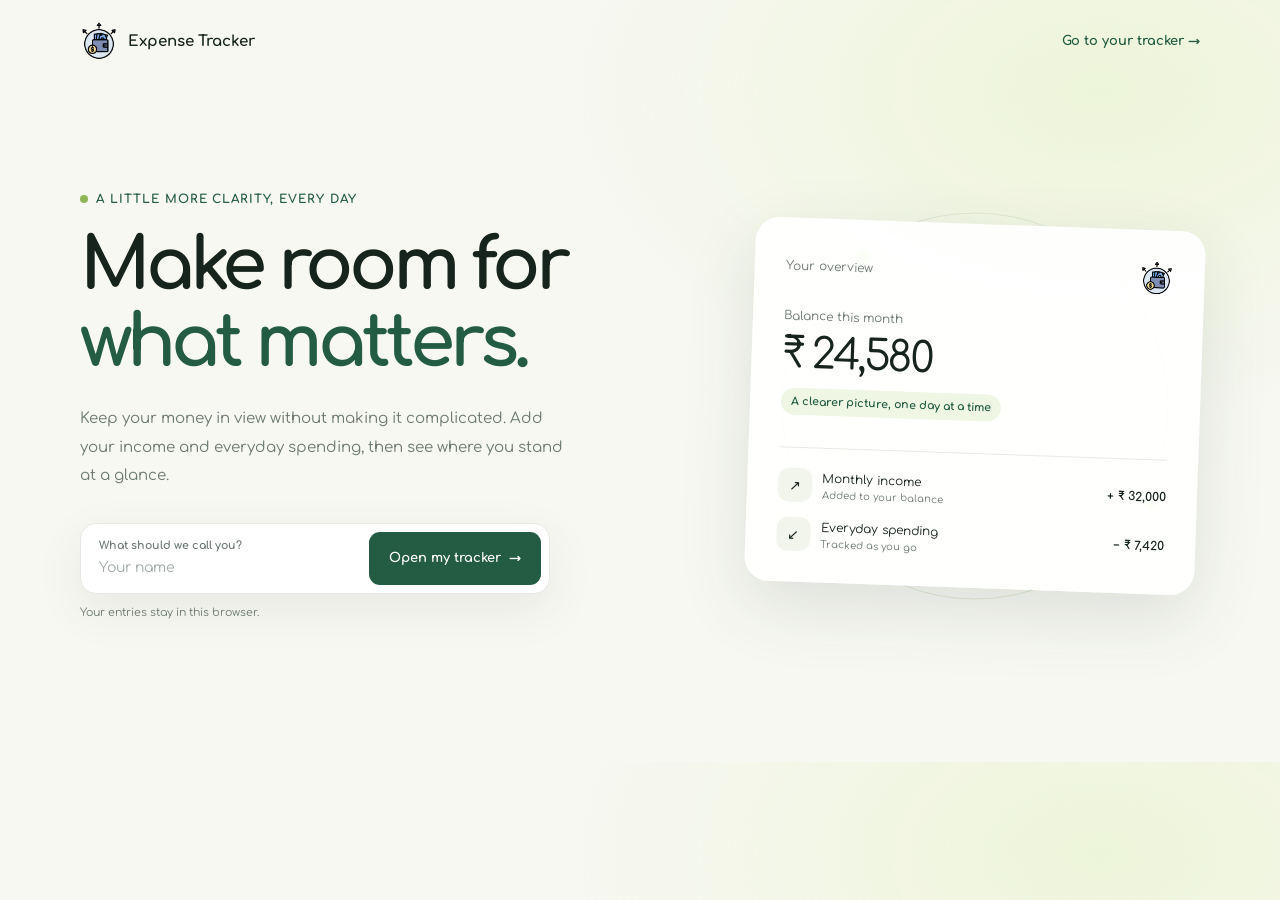
<file: index.html>
<!doctype html>
<html lang="en">
  <head>
    <meta charset="utf-8" />
    <meta name="viewport" content="width=device-width, initial-scale=1" />
    <meta http-equiv="refresh" content="0; url=./Home.html" />
    <link rel="canonical" href="./Home.html" />
    <title>Expense Tracker</title>
  </head>
  <body>
    <p>Opening Expense Tracker… <a href="./Home.html">Continue to the app</a></p>
  </body>
</html>
</file>
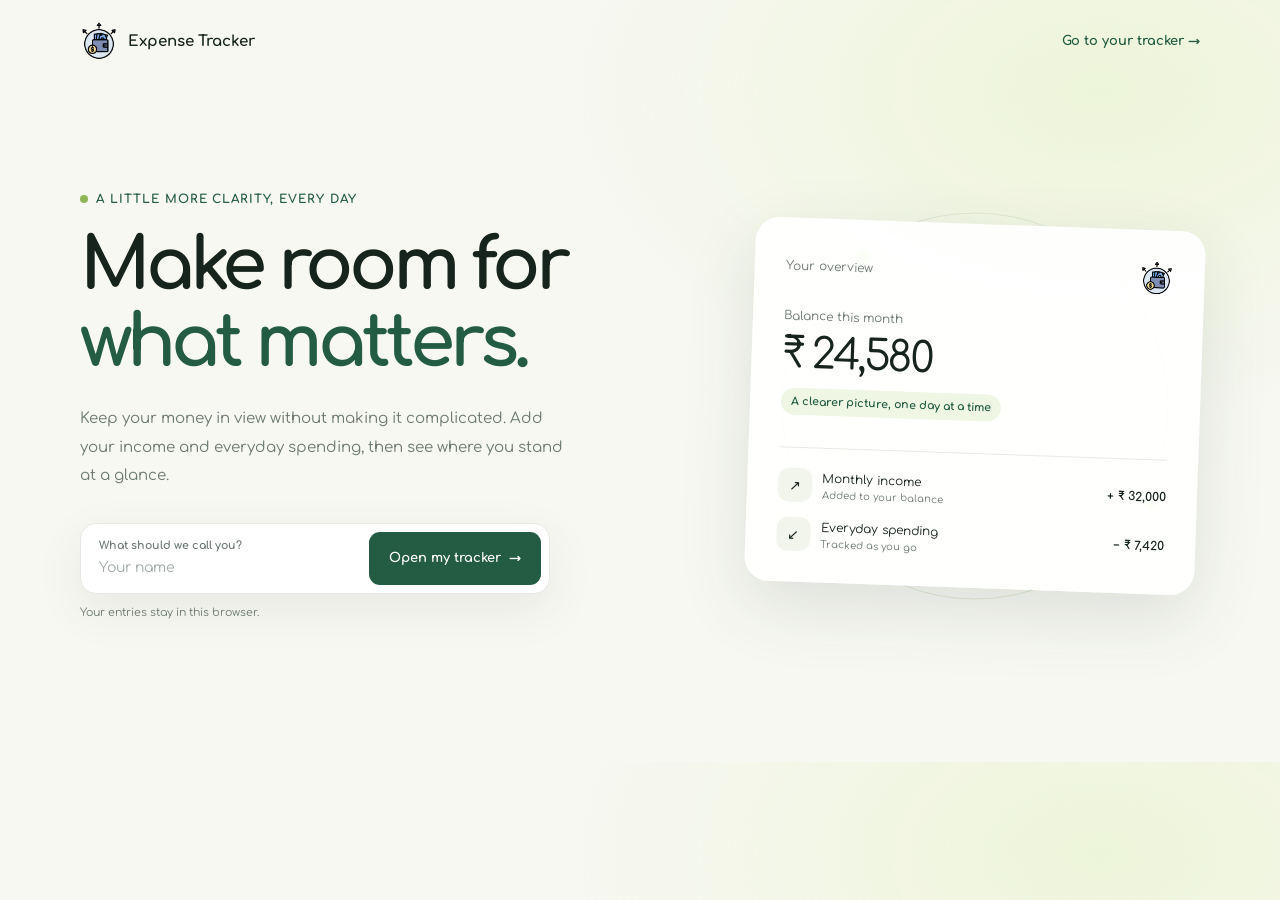
<file: Home.html>
<!doctype html>
<html lang="en">
  <head>
    <meta charset="utf-8" />
    <meta name="viewport" content="width=device-width, initial-scale=1" />
    <meta
      name="description"
      content="A calm, simple place to keep track of your income, expenses, and balance."
    />
    <meta name="theme-color" content="#f7f8f2" />
    <title>Expense Tracker — money, made clearer</title>
    <link rel="preconnect" href="https://fonts.googleapis.com" />
    <link rel="preconnect" href="https://fonts.gstatic.com" crossorigin />
    <link
      href="https://fonts.googleapis.com/css2?family=Comfortaa:wght@300..700&display=swap"
      rel="stylesheet"
    />
    <link rel="stylesheet" href="./Home.css" />
  </head>
  <body>
    <header class="site-header">
      <a class="brand" href="./index.html" aria-label="Expense Tracker home">
        <img src="./logo.png" alt="" />
        <span>Expense Tracker</span>
      </a>
      <a class="header-link" href="./Tracker.html">Go to your tracker <span aria-hidden="true">→</span></a>
    </header>

    <main class="hero">
      <section aria-labelledby="hero-title">
        <p class="eyebrow">A little more clarity, every day</p>
        <h1 id="hero-title">Make room for <span>what matters.</span></h1>
        <p class="hero-copy">
          Keep your money in view without making it complicated. Add your income
          and everyday spending, then see where you stand at a glance.
        </p>

        <form class="welcome-form" id="welcome-form">
          <div class="name-field">
            <label for="name">What should we call you?</label>
            <input
              id="name"
              name="name"
              type="text"
              placeholder="Your name"
              autocomplete="given-name"
              maxlength="60"
              required
            />
          </div>
          <button type="submit">Open my tracker <span aria-hidden="true">→</span></button>
        </form>
        <p class="form-note" id="form-note" aria-live="polite">
          Your entries stay in this browser.
        </p>
      </section>

      <aside class="preview" aria-label="Expense tracker preview">
        <div class="preview-orbit" aria-hidden="true"></div>
        <div class="preview-card">
          <div class="preview-top">
            <span>Your overview</span>
            <img src="./logo.png" alt="" />
          </div>
          <p class="preview-balance-label">Balance this month</p>
          <p class="preview-balance">₹ 24,580</p>
          <span class="preview-change">A clearer picture, one day at a time</span>
          <hr class="preview-divider" />
          <div class="preview-transactions">
            <div class="preview-row">
              <div class="preview-row-label">
                <span class="preview-icon" aria-hidden="true">↗</span>
                <span>Monthly income<small>Added to your balance</small></span>
              </div>
              <span class="preview-amount">+ ₹ 32,000</span>
            </div>
            <div class="preview-row">
              <div class="preview-row-label">
                <span class="preview-icon" aria-hidden="true">↙</span>
                <span>Everyday spending<small>Tracked as you go</small></span>
              </div>
              <span class="preview-amount">− ₹ 7,420</span>
            </div>
          </div>
        </div>
      </aside>
    </main>

    <script>
      const welcomeForm = document.getElementById("welcome-form");
      const nameInput = document.getElementById("name");
      const formNote = document.getElementById("form-note");

      welcomeForm.addEventListener("submit", (event) => {
        event.preventDefault();
        const name = nameInput.value.trim();

        if (!name) {
          nameInput.setCustomValidity("Please enter your name.");
          nameInput.reportValidity();
          return;
        }

        nameInput.setCustomValidity("");
        try {
          localStorage.setItem("expense-tracker-name", name);
          window.location.href = "./Tracker.html";
        } catch {
          formNote.textContent =
            "Your browser couldn't save your name. You can still open the tracker.";
          window.location.href = "./Tracker.html";
        }
      });

      nameInput.addEventListener("input", () => nameInput.setCustomValidity(""));
    </script>
  </body>
</html>
</file>
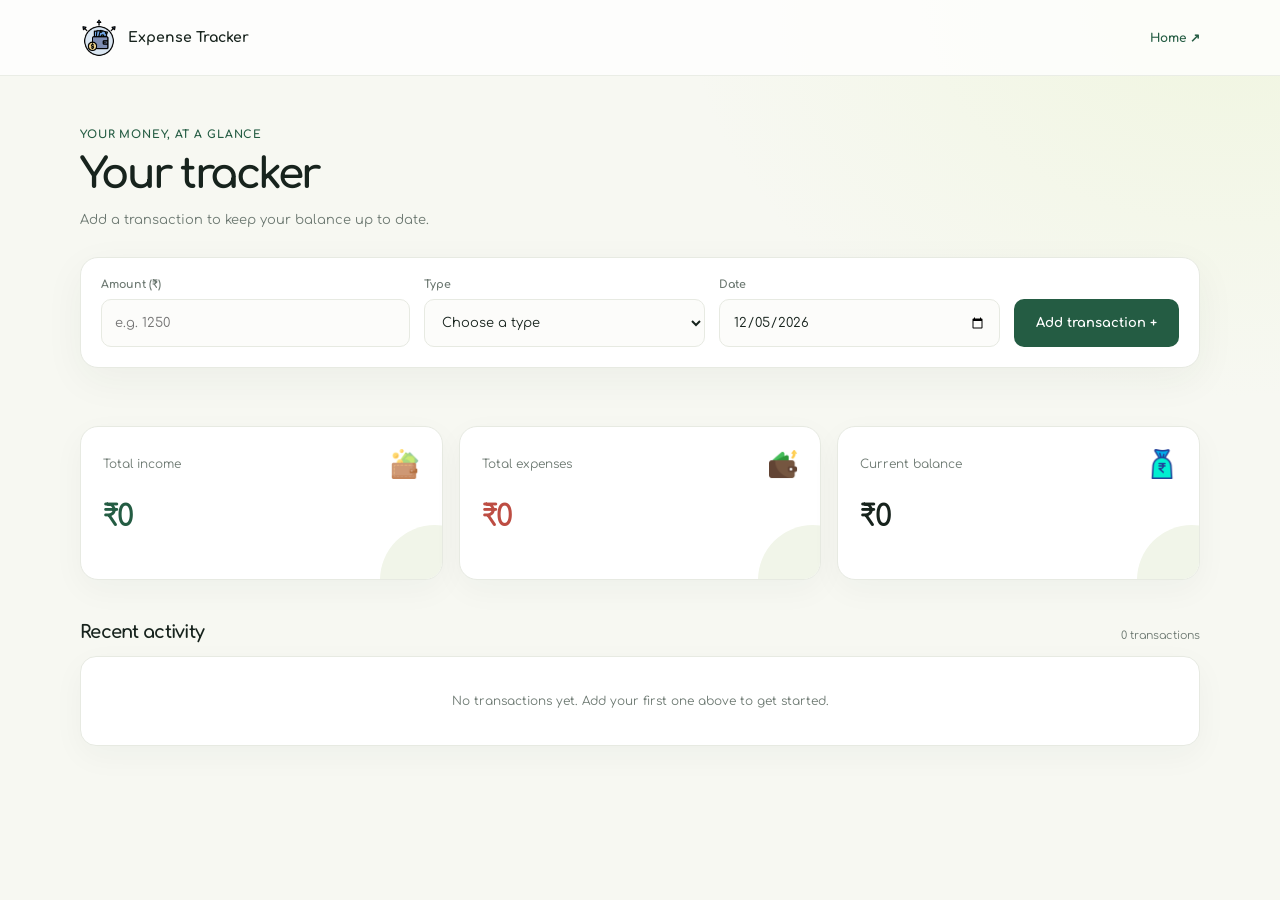
<file: Tracker.html>
<!doctype html>
<html lang="en">
  <head>
    <meta charset="utf-8" />
    <meta name="viewport" content="width=device-width, initial-scale=1" />
    <meta
      name="description"
      content="Track your income and spending, and see your balance at a glance."
    />
    <meta name="theme-color" content="#f7f8f2" />
    <title>Your tracker — Expense Tracker</title>
    <link rel="preconnect" href="https://fonts.googleapis.com" />
    <link rel="preconnect" href="https://fonts.gstatic.com" crossorigin />
    <link
      href="https://fonts.googleapis.com/css2?family=Comfortaa:wght@300..700&display=swap"
      rel="stylesheet"
    />
    <link rel="stylesheet" href="./Tracker.css" />
  </head>
  <body>
    <header class="site-header">
      <a class="brand" href="./index.html" aria-label="Expense Tracker home">
        <img src="./logo.png" alt="" />
        <span>Expense Tracker</span>
      </a>
      <div class="header-actions">
        <span class="greeting" id="greeting"></span>
        <a class="home-link" href="./index.html">Home <span aria-hidden="true">↗</span></a>
      </div>
    </header>

    <main class="app-shell">
      <section class="page-intro" aria-labelledby="page-title">
        <p class="eyebrow">Your money, at a glance</p>
        <h1 id="page-title">Your tracker</h1>
        <p>Add a transaction to keep your balance up to date.</p>
      </section>

      <form class="transaction-form" id="transaction-form">
        <div class="field">
          <label for="amount">Amount (₹)</label>
          <input
            id="amount"
            name="amount"
            type="number"
            min="0.01"
            step="0.01"
            inputmode="decimal"
            placeholder="e.g. 1250"
            required
          />
        </div>
        <div class="field">
          <label for="transaction-type">Type</label>
          <select id="transaction-type" name="type" required>
            <option value="" selected disabled>Choose a type</option>
            <option value="income">Income</option>
            <option value="expense">Expense</option>
          </select>
        </div>
        <div class="field">
          <label for="transaction-date">Date</label>
          <input id="transaction-date" name="date" type="date" required />
        </div>
        <button class="add-button" type="submit">Add transaction <span aria-hidden="true">+</span></button>
      </form>
      <p class="status-message" id="status-message" role="status" aria-live="polite"></p>

      <section class="summary-grid" aria-label="Transaction summary">
        <article class="summary-card" data-type="income">
          <div class="summary-label">
            <span>Total income</span>
            <img src="./wallet.png" alt="" />
          </div>
          <p class="summary-amount" id="total-income">₹0</p>
        </article>
        <article class="summary-card" data-type="expense">
          <div class="summary-label">
            <span>Total expenses</span>
            <img src="./expenses.png" alt="" />
          </div>
          <p class="summary-amount" id="total-expense">₹0</p>
        </article>
        <article class="summary-card" data-type="balance">
          <div class="summary-label">
            <span>Current balance</span>
            <img src="./money-bag.png" alt="" />
          </div>
          <p class="summary-amount" id="balance">₹0</p>
        </article>
      </section>

      <section class="activity-section" aria-labelledby="activity-title">
        <div class="activity-heading">
          <h2 id="activity-title">Recent activity</h2>
          <p id="transaction-count">0 transactions</p>
        </div>
        <div class="table-card">
          <div class="empty-state" id="empty-state">
            <p>No transactions yet. Add your first one above to get started.</p>
          </div>
          <div class="table-scroll" id="table-scroll" hidden>
            <table class="transaction-table">
              <thead>
                <tr>
                  <th scope="col">Amount</th>
                  <th scope="col">Type</th>
                  <th scope="col">Date</th>
                  <th scope="col">Actions</th>
                </tr>
              </thead>
              <tbody id="transaction-list"></tbody>
            </table>
          </div>
        </div>
      </section>
    </main>

    <script>
      const storageKey = "expense-tracker-transactions";
      const form = document.getElementById("transaction-form");
      const amountInput = document.getElementById("amount");
      const typeInput = document.getElementById("transaction-type");
      const dateInput = document.getElementById("transaction-date");
      const statusMessage = document.getElementById("status-message");
      const transactionList = document.getElementById("transaction-list");
      const tableScroll = document.getElementById("table-scroll");
      const emptyState = document.getElementById("empty-state");
      const currency = new Intl.NumberFormat("en-IN", {
        style: "currency",
        currency: "INR",
        minimumFractionDigits: 0,
        maximumFractionDigits: 2,
      });

      const now = new Date();
      dateInput.value = [
        now.getFullYear(),
        String(now.getMonth() + 1).padStart(2, "0"),
        String(now.getDate()).padStart(2, "0"),
      ].join("-");

      try {
        const savedName = localStorage.getItem("expense-tracker-name");
        if (savedName) {
          document.getElementById("greeting").textContent = `Welcome, ${savedName}`;
        }
      } catch {
        statusMessage.textContent = "Your browser couldn't read the saved name.";
        statusMessage.dataset.kind = "error";
      }

      let transactions = [];
      let storageReady = true;

      function isTransaction(value) {
        return (
          value &&
          typeof value.id === "string" &&
          Number.isFinite(value.amount) &&
          value.amount > 0 &&
          (value.type === "income" || value.type === "expense") &&
          /^\d{4}-\d{2}-\d{2}$/.test(value.date)
        );
      }

      try {
        const savedTransactions = localStorage.getItem(storageKey);
        const parsedTransactions = savedTransactions ? JSON.parse(savedTransactions) : [];
        if (!Array.isArray(parsedTransactions) || !parsedTransactions.every(isTransaction)) {
          throw new Error("Saved transactions are not in the expected format.");
        }
        transactions = parsedTransactions;
      } catch {
        storageReady = false;
        statusMessage.textContent =
          "Saved transactions couldn't be read. Your browser data was left untouched. Refresh or clear this site's data before adding more.";
        statusMessage.dataset.kind = "error";
      }

      function saveTransactions(nextTransactions) {
        try {
          localStorage.setItem(storageKey, JSON.stringify(nextTransactions));
          return true;
        } catch {
          statusMessage.textContent =
            "Your browser couldn't save this change. Check your browser storage and try again.";
          statusMessage.dataset.kind = "error";
          return false;
        }
      }

      function formatDate(value) {
        const [year, month, day] = value.split("-").map(Number);
        return new Date(year, month - 1, day).toLocaleDateString("en-IN", {
          day: "numeric",
          month: "short",
          year: "numeric",
        });
      }

      function updateSummary() {
        const income = transactions.reduce(
          (total, transaction) =>
            transaction.type === "income" ? total + transaction.amount : total,
          0,
        );
        const expenses = transactions.reduce(
          (total, transaction) =>
            transaction.type === "expense" ? total + transaction.amount : total,
          0,
        );

        document.getElementById("total-income").textContent = currency.format(income);
        document.getElementById("total-expense").textContent = currency.format(expenses);
        document.getElementById("balance").textContent = currency.format(income - expenses);
        document.getElementById("transaction-count").textContent =
          `${transactions.length} ${transactions.length === 1 ? "transaction" : "transactions"}`;
      }

      function createTransactionRow(transaction) {
        const row = document.createElement("tr");
        const amountCell = document.createElement("td");
        const typeCell = document.createElement("td");
        const dateCell = document.createElement("td");
        const actionCell = document.createElement("td");
        const typeLabel = document.createElement("span");
        const deleteButton = document.createElement("button");

        amountCell.textContent = currency.format(transaction.amount);
        typeLabel.className = "transaction-kind";
        typeLabel.dataset.type = transaction.type;
        typeLabel.textContent = transaction.type;
        typeCell.appendChild(typeLabel);
        dateCell.textContent = formatDate(transaction.date);
        deleteButton.className = "delete-button";
        deleteButton.type = "button";
        deleteButton.setAttribute("aria-label", `Delete ${transaction.type} transaction`);
        deleteButton.textContent = "×";
        deleteButton.addEventListener("click", () => {
          const nextTransactions = transactions.filter((item) => item.id !== transaction.id);
          if (saveTransactions(nextTransactions)) {
            transactions = nextTransactions;
            renderTransactions();
            statusMessage.textContent = "Transaction deleted.";
            delete statusMessage.dataset.kind;
          }
        });
        actionCell.appendChild(deleteButton);
        row.append(amountCell, typeCell, dateCell, actionCell);
        return row;
      }

      function renderTransactions() {
        transactionList.replaceChildren(...transactions.map(createTransactionRow));
        emptyState.hidden = transactions.length > 0;
        tableScroll.hidden = transactions.length === 0;
        updateSummary();
      }

      form.addEventListener("submit", (event) => {
        event.preventDefault();
        if (!storageReady) {
          statusMessage.textContent =
            "Adding transactions is disabled until the saved data can be read safely.";
          statusMessage.dataset.kind = "error";
          return;
        }

        const amount = Number(amountInput.value);
        if (!Number.isFinite(amount) || amount <= 0) {
          amountInput.setCustomValidity("Enter an amount greater than zero.");
          amountInput.reportValidity();
          return;
        }
        amountInput.setCustomValidity("");

        const transaction = {
          id: window.crypto.randomUUID
            ? window.crypto.randomUUID()
            : `${Date.now()}-${Math.random().toString(36).slice(2)}`,
          amount,
          type: typeInput.value,
          date: dateInput.value,
        };
        if (!isTransaction(transaction)) {
          statusMessage.textContent = "Check the amount, type, and date, then try again.";
          statusMessage.dataset.kind = "error";
          return;
        }

        const nextTransactions = [transaction, ...transactions];
        if (saveTransactions(nextTransactions)) {
          transactions = nextTransactions;
          renderTransactions();
          form.reset();
          dateInput.value = [
            now.getFullYear(),
            String(now.getMonth() + 1).padStart(2, "0"),
            String(now.getDate()).padStart(2, "0"),
          ].join("-");
          statusMessage.textContent = "Transaction added.";
          delete statusMessage.dataset.kind;
          amountInput.focus();
        }
      });

      amountInput.addEventListener("input", () => amountInput.setCustomValidity(""));
      renderTransactions();
    </script>
  </body>
</html>
</file>
<file: Home.css>
:root {
  color-scheme: light;
  --ink: #17231d;
  --muted: #6d7972;
  --green: #245c43;
  --green-dark: #193f2e;
  --lime: #d7ed9f;
  --paper: #f7f8f2;
  --white: #fff;
  --line: #e7eae2;
}

* {
  box-sizing: border-box;
}

body {
  min-width: 320px;
  margin: 0;
  background:
    radial-gradient(ellipse at 86% 12%, rgba(215, 237, 159, 0.3), transparent 34rem),
    var(--paper);
  color: var(--ink);
  font-family: "Comfortaa", sans-serif;
}

a {
  color: inherit;
}

.site-header {
  display: flex;
  width: min(1120px, calc(100% - 48px));
  align-items: center;
  justify-content: space-between;
  margin: 0 auto;
  padding: 22px 0;
}

.brand {
  display: inline-flex;
  align-items: center;
  gap: 10px;
  font-size: 15px;
  font-weight: 700;
  text-decoration: none;
}

.brand img {
  width: 38px;
  height: 38px;
  object-fit: contain;
}

.header-link {
  color: var(--green);
  font-size: 13px;
  font-weight: 700;
  text-decoration: none;
}

.hero {
  display: grid;
  width: min(1120px, calc(100% - 48px));
  min-height: min(680px, calc(100vh - 82px));
  grid-template-columns: minmax(0, 1.05fr) minmax(320px, 0.95fr);
  align-items: center;
  gap: 72px;
  margin: 0 auto;
  padding: 44px 0 76px;
}

.eyebrow {
  display: inline-flex;
  align-items: center;
  gap: 8px;
  margin: 0 0 22px;
  color: var(--green);
  font-size: 12px;
  font-weight: 700;
  letter-spacing: 0.08em;
  text-transform: uppercase;
}

.eyebrow::before {
  width: 8px;
  height: 8px;
  border-radius: 50%;
  background: #8eb755;
  content: "";
}

h1 {
  max-width: 620px;
  margin: 0;
  font-size: clamp(42px, 6vw, 72px);
  font-weight: 700;
  letter-spacing: -0.07em;
  line-height: 1.08;
}

h1 span {
  color: var(--green);
}

.hero-copy {
  max-width: 490px;
  margin: 22px 0 32px;
  color: var(--muted);
  font-size: 15px;
  line-height: 1.9;
}

.welcome-form {
  display: grid;
  max-width: 470px;
  grid-template-columns: minmax(0, 1fr) auto;
  gap: 12px;
  padding: 8px;
  border: 1px solid var(--line);
  border-radius: 16px;
  background: var(--white);
  box-shadow: 0 16px 48px rgba(32, 54, 41, 0.08);
}

.name-field {
  display: grid;
  gap: 5px;
  padding: 7px 10px;
}

.name-field label {
  color: var(--muted);
  font-size: 11px;
  font-weight: 700;
}

.name-field input {
  width: 100%;
  padding: 3px 0;
  border: 0;
  outline: 0;
  background: transparent;
  color: var(--ink);
  font: inherit;
  font-size: 14px;
}

.name-field input::placeholder {
  color: #a0aaa3;
}

.welcome-form button,
.header-link-button {
  display: inline-flex;
  min-height: 48px;
  align-items: center;
  justify-content: center;
  gap: 8px;
  padding: 0 20px;
  border: 0;
  border-radius: 11px;
  background: var(--green);
  color: var(--white);
  cursor: pointer;
  font: inherit;
  font-size: 13px;
  font-weight: 700;
  text-decoration: none;
  transition: background 160ms ease, transform 160ms ease;
}

.welcome-form button:hover,
.header-link-button:hover {
  transform: translateY(-1px);
  background: var(--green-dark);
}

.welcome-form button:focus-visible,
.header-link-button:focus-visible,
.header-link:focus-visible,
.name-field input:focus-visible {
  outline: 3px solid #a7cf70;
  outline-offset: 3px;
}

.form-note {
  min-height: 18px;
  margin: 12px 0 0;
  color: var(--muted);
  font-size: 11px;
}

.preview {
  position: relative;
  width: 100%;
  max-width: 450px;
  justify-self: end;
}

.preview-orbit {
  position: absolute;
  width: 86%;
  aspect-ratio: 1;
  top: 50%;
  left: 50%;
  border: 1px solid #dfe7d2;
  border-radius: 50%;
  transform: translate(-50%, -50%);
}

.preview-orbit::before,
.preview-orbit::after {
  position: absolute;
  border-radius: 50%;
  background: var(--lime);
  content: "";
}

.preview-orbit::before {
  width: 16px;
  height: 16px;
  top: 9%;
  left: 19%;
}

.preview-orbit::after {
  width: 10px;
  height: 10px;
  right: 3%;
  bottom: 23%;
}

.preview-card {
  position: relative;
  z-index: 1;
  padding: 30px;
  border: 1px solid rgba(255, 255, 255, 0.8);
  border-radius: 24px;
  background: rgba(255, 255, 255, 0.92);
  box-shadow: 0 24px 70px rgba(31, 57, 41, 0.12);
  transform: rotate(2deg);
}

.preview-top {
  display: flex;
  align-items: center;
  justify-content: space-between;
  color: var(--muted);
  font-size: 12px;
}

.preview-top img {
  width: 34px;
  height: 34px;
  object-fit: contain;
}

.preview-balance-label {
  margin: 26px 0 8px;
  color: var(--muted);
  font-size: 12px;
}

.preview-balance {
  margin: 0;
  font-size: clamp(30px, 4vw, 42px);
  letter-spacing: -0.06em;
}

.preview-change {
  display: inline-block;
  margin: 10px 0 24px;
  padding: 7px 10px;
  border-radius: 999px;
  background: #eff6e4;
  color: var(--green);
  font-size: 11px;
  font-weight: 700;
}

.preview-divider {
  height: 1px;
  border: 0;
  background: var(--line);
}

.preview-transactions {
  display: grid;
  gap: 15px;
  margin-top: 20px;
}

.preview-row {
  display: flex;
  align-items: center;
  justify-content: space-between;
  gap: 16px;
  font-size: 12px;
}

.preview-row-label {
  display: flex;
  align-items: center;
  gap: 10px;
}

.preview-icon {
  display: grid;
  width: 34px;
  height: 34px;
  place-items: center;
  border-radius: 11px;
  background: #f2f5eb;
  font-size: 14px;
}

.preview-row small {
  display: block;
  margin-top: 4px;
  color: var(--muted);
  font-size: 10px;
}

.preview-amount {
  font-weight: 700;
  white-space: nowrap;
}

@media (max-width: 820px) {
  .hero {
    min-height: auto;
    grid-template-columns: 1fr;
    gap: 54px;
    padding: 66px 0 80px;
  }

  .preview {
    width: min(100%, 450px);
    justify-self: center;
  }
}

@media (max-width: 520px) {
  .site-header,
  .hero {
    width: min(100% - 36px, 1120px);
  }

  .site-header {
    padding: 16px 0;
  }

  .header-link {
    font-size: 11px;
  }

  .hero {
    gap: 46px;
    padding-top: 50px;
  }

  h1 {
    font-size: clamp(39px, 12vw, 56px);
  }

  .hero-copy {
    font-size: 14px;
  }

  .welcome-form {
    grid-template-columns: 1fr;
    gap: 6px;
    padding: 10px;
  }

  .welcome-form button {
    width: 100%;
  }

  .preview-card {
    padding: 24px;
  }
}

@media (prefers-reduced-motion: reduce) {
  *,
  *::before,
  *::after {
    scroll-behavior: auto !important;
    transition-duration: 0.01ms !important;
  }
}
</file>
<file: Tracker.css>
:root {
  color-scheme: light;
  --ink: #17231d;
  --muted: #6d7972;
  --green: #245c43;
  --green-dark: #193f2e;
  --lime: #d7ed9f;
  --paper: #f7f8f2;
  --white: #fff;
  --line: #e7eae2;
  --red: #bd4d43;
}

* {
  box-sizing: border-box;
}

body {
  min-width: 320px;
  min-height: 100vh;
  margin: 0;
  background:
    radial-gradient(ellipse at 96% 0, rgba(215, 237, 159, 0.22), transparent 34rem),
    var(--paper);
  color: var(--ink);
  font-family: "Comfortaa", sans-serif;
}

button,
input,
select {
  font: inherit;
}

.site-header {
  display: flex;
  min-height: 76px;
  align-items: center;
  justify-content: space-between;
  padding: 14px max(24px, calc((100% - 1120px) / 2));
  border-bottom: 1px solid rgba(231, 234, 226, 0.8);
  background: rgba(255, 255, 255, 0.8);
}

.brand {
  display: inline-flex;
  align-items: center;
  gap: 10px;
  color: var(--ink);
  font-size: 14px;
  font-weight: 700;
  text-decoration: none;
}

.brand img {
  width: 38px;
  height: 38px;
  object-fit: contain;
}

.header-actions {
  display: flex;
  align-items: center;
  gap: 18px;
}

.greeting {
  color: var(--muted);
  font-size: 12px;
}

.home-link {
  color: var(--green);
  font-size: 12px;
  font-weight: 700;
  text-decoration: none;
}

.app-shell {
  width: min(1120px, calc(100% - 48px));
  margin: 0 auto;
  padding: 52px 0 80px;
}

.page-intro {
  margin-bottom: 26px;
}

.eyebrow {
  margin: 0 0 10px;
  color: var(--green);
  font-size: 11px;
  font-weight: 700;
  letter-spacing: 0.08em;
  text-transform: uppercase;
}

h1 {
  margin: 0;
  font-size: clamp(30px, 5vw, 42px);
  letter-spacing: -0.06em;
}

.page-intro p:last-child {
  margin: 11px 0 0;
  color: var(--muted);
  font-size: 13px;
  line-height: 1.7;
}

.transaction-form {
  display: grid;
  grid-template-columns: 1.1fr 1fr 1fr auto;
  align-items: end;
  gap: 14px;
  padding: 20px;
  border: 1px solid var(--line);
  border-radius: 18px;
  background: var(--white);
  box-shadow: 0 12px 40px rgba(32, 54, 41, 0.05);
}

.field {
  display: grid;
  min-width: 0;
  gap: 8px;
}

.field label {
  color: var(--muted);
  font-size: 11px;
  font-weight: 700;
}

.field input,
.field select {
  width: 100%;
  min-height: 48px;
  padding: 0 13px;
  border: 1px solid var(--line);
  border-radius: 10px;
  outline: 0;
  background: #fcfcfa;
  color: var(--ink);
  font-size: 13px;
}

.field input:focus,
.field select:focus {
  border-color: #91b878;
  box-shadow: 0 0 0 3px rgba(145, 184, 120, 0.18);
}

.add-button {
  min-height: 48px;
  padding: 0 22px;
  border: 0;
  border-radius: 10px;
  background: var(--green);
  color: var(--white);
  cursor: pointer;
  font-size: 13px;
  font-weight: 700;
  transition: background 160ms ease, transform 160ms ease;
}

.add-button:hover {
  transform: translateY(-1px);
  background: var(--green-dark);
}

.add-button:focus-visible,
.delete-button:focus-visible,
.home-link:focus-visible,
.brand:focus-visible {
  outline: 3px solid #a7cf70;
  outline-offset: 3px;
}

.status-message {
  min-height: 18px;
  margin: 10px 0 0;
  color: var(--muted);
  font-size: 11px;
}

.status-message[data-kind="error"] {
  color: var(--red);
}

.summary-grid {
  display: grid;
  grid-template-columns: repeat(3, minmax(0, 1fr));
  gap: 16px;
  margin-top: 30px;
}

.summary-card {
  position: relative;
  overflow: hidden;
  min-height: 154px;
  padding: 22px;
  border: 1px solid var(--line);
  border-radius: 18px;
  background: var(--white);
  box-shadow: 0 10px 32px rgba(32, 54, 41, 0.04);
}

.summary-card::after {
  position: absolute;
  width: 110px;
  height: 110px;
  right: -48px;
  bottom: -56px;
  border-radius: 50%;
  background: #f1f5e9;
  content: "";
}

.summary-label {
  display: flex;
  align-items: center;
  justify-content: space-between;
  gap: 10px;
  color: var(--muted);
  font-size: 12px;
}

.summary-label img {
  width: 30px;
  height: 30px;
  object-fit: contain;
}

.summary-amount {
  margin: 21px 0 0;
  font-size: clamp(22px, 3vw, 30px);
  font-weight: 700;
  letter-spacing: -0.06em;
  overflow-wrap: anywhere;
}

.summary-card[data-type="income"] .summary-amount {
  color: var(--green);
}

.summary-card[data-type="expense"] .summary-amount {
  color: var(--red);
}

.summary-card[data-type="balance"] .summary-amount {
  color: var(--ink);
}

.activity-section {
  margin-top: 42px;
}

.activity-heading {
  display: flex;
  align-items: end;
  justify-content: space-between;
  gap: 16px;
  margin-bottom: 14px;
}

.activity-heading h2 {
  margin: 0;
  font-size: 18px;
  letter-spacing: -0.04em;
}

.activity-heading p {
  margin: 0;
  color: var(--muted);
  font-size: 11px;
}

.table-card {
  overflow: hidden;
  border: 1px solid var(--line);
  border-radius: 16px;
  background: var(--white);
  box-shadow: 0 10px 32px rgba(32, 54, 41, 0.04);
}

.table-scroll {
  overflow-x: auto;
}

.transaction-table {
  width: 100%;
  border-collapse: collapse;
  text-align: left;
}

.transaction-table th,
.transaction-table td {
  padding: 16px 20px;
  border-bottom: 1px solid var(--line);
  font-size: 12px;
  white-space: nowrap;
}

.transaction-table th {
  background: #fbfcf8;
  color: var(--muted);
  font-size: 10px;
  font-weight: 700;
  letter-spacing: 0.05em;
  text-transform: uppercase;
}

.transaction-table tbody tr:last-child td {
  border-bottom: 0;
}

.transaction-table td:first-child {
  font-weight: 700;
}

.transaction-kind {
  display: inline-flex;
  align-items: center;
  gap: 7px;
  text-transform: capitalize;
}

.transaction-kind::before {
  width: 7px;
  height: 7px;
  border-radius: 50%;
  background: var(--green);
  content: "";
}

.transaction-kind[data-type="expense"]::before {
  background: var(--red);
}

.delete-button {
  display: inline-grid;
  width: 34px;
  height: 34px;
  place-items: center;
  padding: 0;
  border: 1px solid var(--line);
  border-radius: 9px;
  background: var(--white);
  color: var(--muted);
  cursor: pointer;
  font-size: 17px;
  line-height: 1;
}

.delete-button:hover {
  border-color: #f0d7d4;
  background: #fff6f5;
  color: var(--red);
}

.empty-state {
  padding: 34px 20px;
  color: var(--muted);
  text-align: center;
}

.empty-state p {
  margin: 0;
  font-size: 12px;
  line-height: 1.7;
}

@media (max-width: 760px) {
  .transaction-form {
    grid-template-columns: repeat(2, minmax(0, 1fr));
  }

  .add-button {
    width: 100%;
  }
}

@media (max-width: 560px) {
  .site-header {
    min-height: 66px;
    padding: 12px 18px;
  }

  .greeting {
    display: none;
  }

  .app-shell {
    width: calc(100% - 36px);
    padding-top: 36px;
  }

  .transaction-form,
  .summary-grid {
    grid-template-columns: 1fr;
  }

  .transaction-form {
    padding: 15px;
  }

  .summary-grid {
    gap: 11px;
    margin-top: 22px;
  }

  .summary-card {
    min-height: 120px;
    padding: 17px 19px;
  }

  .summary-amount {
    margin-top: 14px;
  }

  .activity-section {
    margin-top: 32px;
  }

  .activity-heading {
    align-items: start;
    flex-direction: column;
    gap: 7px;
  }

  .transaction-table th,
  .transaction-table td {
    padding: 14px 15px;
  }
}

@media (prefers-reduced-motion: reduce) {
  *,
  *::before,
  *::after {
    scroll-behavior: auto !important;
    transition-duration: 0.01ms !important;
  }
}
</file>
